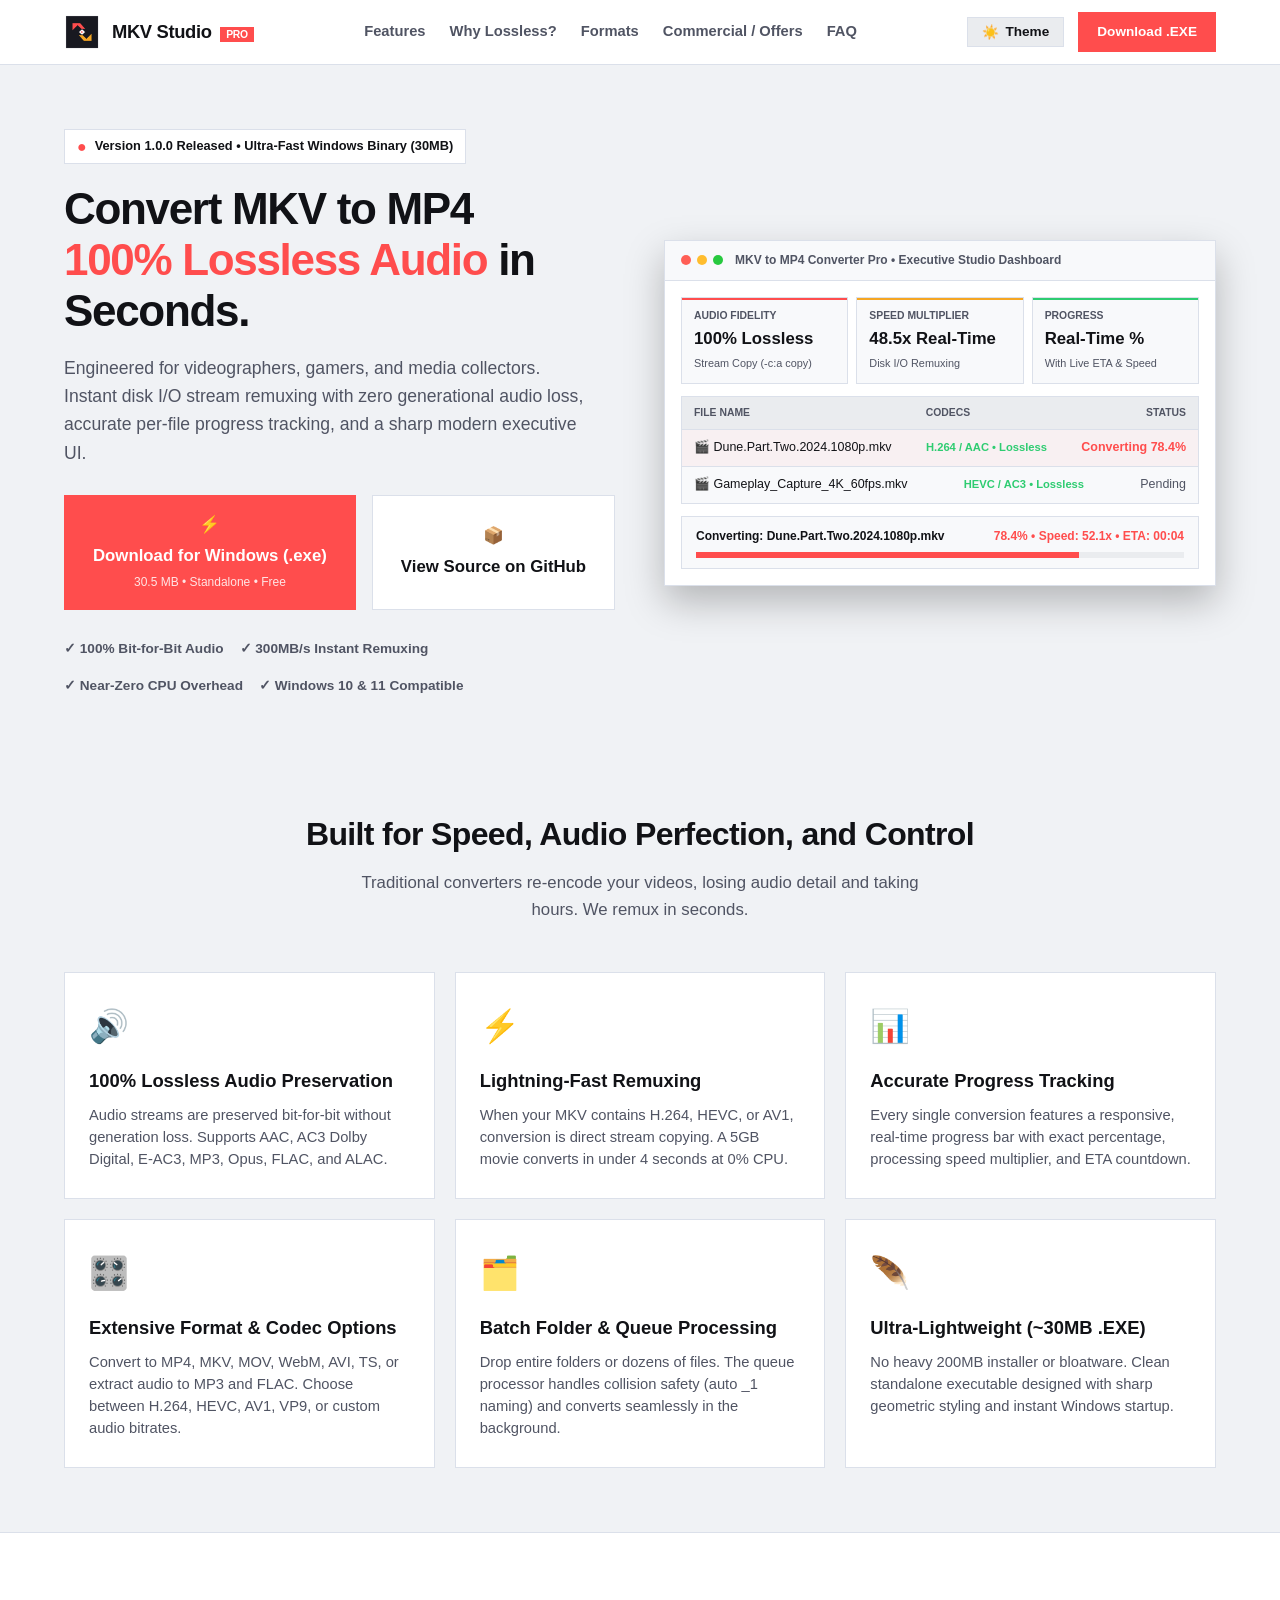
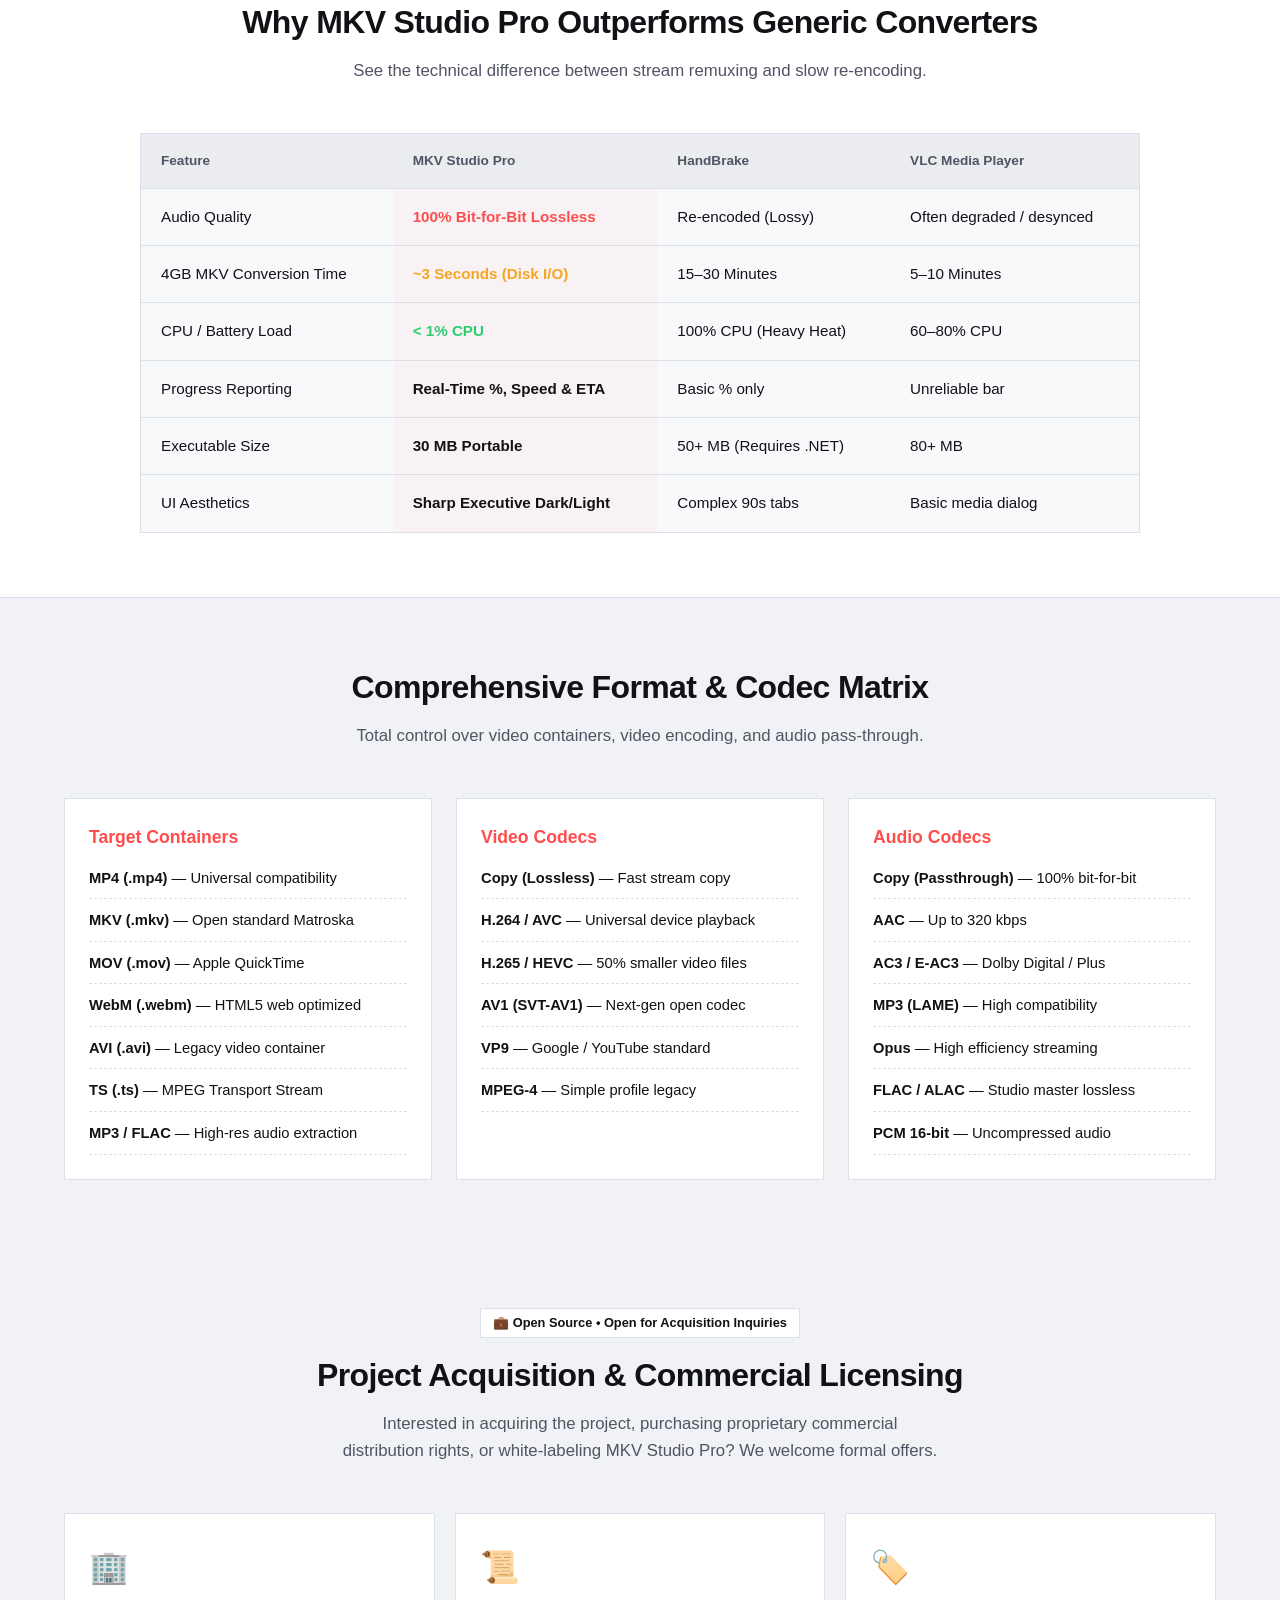
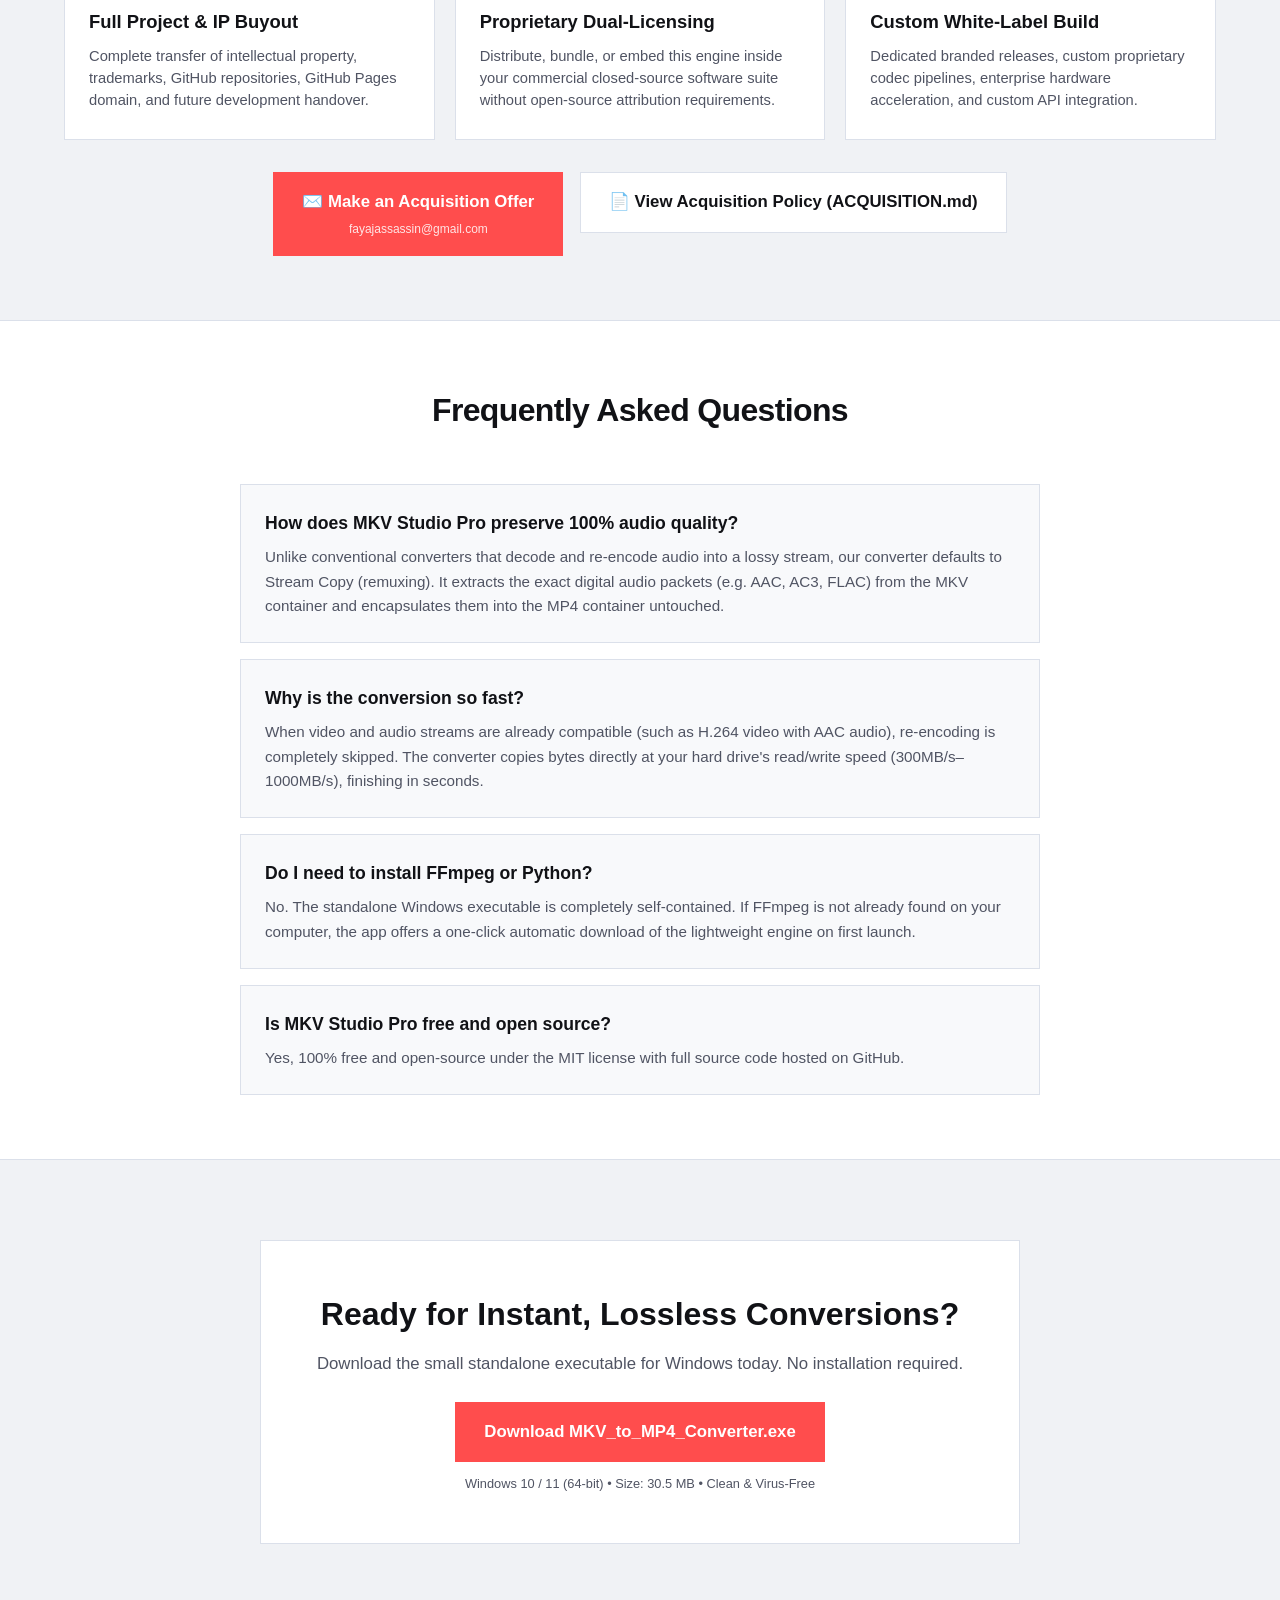
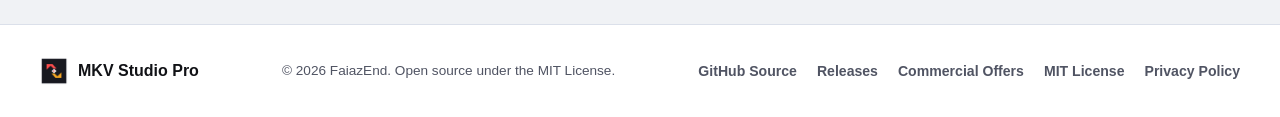
<file: docs/index.html>
<!DOCTYPE html>
<html lang="en">
<head>
  <meta charset="UTF-8">
  <meta name="viewport" content="width=device-width, initial-scale=1.0">
  <title>Fast MKV to MP4 Converter — 100% Lossless Audio Preservation (Windows)</title>
  
  <!-- Google Search Console Verification -->
  <meta name="google-site-verification" content="RQKHPogeLpT42lwWGzKpG7wlnSUGU9Y9f23Sw7aazBc" />

  <!-- SEO Meta Tags -->
  <meta name="description" content="Free, fast, and lightweight MKV to MP4 converter for Windows. Preserves audio 100% losslessly with ultra-fast remuxing in seconds, real-time progress bars, and a sharp modern UI.">
  <meta name="keywords" content="mkv to mp4, mkv to mp4 converter, lossless audio converter, fast video remuxer, mkv converter windows, ffmpeg mkv to mp4, batch mkv converter">
  <meta name="author" content="FaiazEnd">
  <meta name="robots" content="index, follow">
  <link rel="canonical" href="https://faiazend.github.io/mkv-to-mp4-converter-download/">

  <!-- Open Graph / Facebook -->
  <meta property="og:type" content="website">
  <meta property="og:url" content="https://faiazend.github.io/mkv-to-mp4-converter-download/">
  <meta property="og:title" content="Fast MKV to MP4 Converter — 100% Lossless Audio">
  <meta property="og:description" content="Ultra-fast, lightweight MKV to MP4 converter with bit-for-bit lossless audio copy and real-time progress tracking.">
  <meta property="og:image" content="assets/logo.png">

  <!-- Twitter Cards -->
  <meta name="twitter:card" content="summary_large_image">
  <meta name="twitter:title" content="Fast MKV to MP4 Converter — 100% Lossless Audio">
  <meta name="twitter:description" content="Convert multi-gigabyte MKV files to MP4 in seconds with zero audio quality loss. Free for Windows.">
  <meta name="twitter:image" content="assets/logo.png">

  <!-- Favicon -->
  <link rel="icon" type="image/x-icon" href="assets/icon.ico">
  <link rel="apple-touch-icon" href="assets/logo_256.png">

  <!-- Color Scheme & FOUC Prevention as per modern-web-guidance -->
  <meta name="color-scheme" content="light dark">
  <script>
    try {
      const stored = localStorage.getItem("color-scheme");
      if (stored) {
        document.querySelector('meta[name="color-scheme"]').content = stored;
      }
    } catch (e) {}
  </script>

  <!-- Schema.org JSON-LD structured data for rich search snippets -->
  <script type="application/ld+json">
  {
    "@context": "https://schema.org",
    "@type": "SoftwareApplication",
    "name": "MKV to MP4 Converter Pro",
    "operatingSystem": "Windows 10, Windows 11 (64-bit)",
    "applicationCategory": "MultimediaApplication",
    "offers": {
      "@type": "Offer",
      "price": "0",
      "priceCurrency": "USD"
    },
    "description": "Ultra-fast MKV to MP4 converter for Windows preserving 100% audio fidelity with instant remuxing, modern sharp UI, and multi-format support.",
    "fileSize": "30MB",
    "softwareVersion": "1.0.0",
    "downloadUrl": "https://github.com/FaiazEnd/mkv-to-mp4-converter-releases/releases/latest/download/MKV_to_MP4_Converter.exe"
  }
  </script>

  <link rel="stylesheet" href="style.css">
</head>
<body>
  <!-- Navigation Header -->
  <header class="navbar">
    <div class="nav-container">
      <div class="brand">
        <img src="assets/logo_256.png" alt="MKV Studio Pro Logo" width="36" height="36" class="brand-logo">
        <span class="brand-name">MKV Studio <span class="badge-pro">PRO</span></span>
      </div>

      <nav class="nav-links">
        <a href="#features">Features</a>
        <a href="#comparison">Why Lossless?</a>
        <a href="#formats">Formats</a>
        <a href="#commercial">Commercial / Offers</a>
        <a href="#faq">FAQ</a>
      </nav>

      <div class="nav-actions">
        <!-- Modern Theme Switcher -->
        <button id="theme-toggle" class="btn-theme" type="button" aria-label="Toggle light/dark theme">
          <span class="theme-icon sun" aria-hidden="true">☀️</span>
          <span class="theme-icon moon" aria-hidden="true">🌙</span>
          <span class="theme-text">Theme</span>
        </button>

        <a href="https://github.com/FaiazEnd/mkv-to-mp4-converter-releases/releases/latest/download/MKV_to_MP4_Converter.exe" class="btn btn-sharp btn-primary nav-download">
          Download .EXE
        </a>
      </div>
    </div>
  </header>

  <main>
    <!-- Hero Section -->
    <section class="hero">
      <div class="hero-content">
        <div class="pill-announcement">
          <span class="dot-live">●</span>
          <span>Version 1.0.0 Released • Ultra-Fast Windows Binary (30MB)</span>
        </div>
        
        <h1 class="hero-title">
          Convert MKV to MP4 <br>
          <span class="text-coral">100% Lossless Audio</span> in Seconds.
        </h1>

        <p class="hero-subtitle">
          Engineered for videographers, gamers, and media collectors. Instant disk I/O stream remuxing with zero generational audio loss, accurate per-file progress tracking, and a sharp modern executive UI.
        </p>

        <div class="hero-cta-group">
          <a href="https://github.com/FaiazEnd/mkv-to-mp4-converter-releases/releases/latest/download/MKV_to_MP4_Converter.exe" class="btn btn-sharp btn-primary btn-large">
            <span class="btn-icon">⚡</span>
            <span>Download for Windows (.exe)</span>
            <span class="btn-subtext">30.5 MB • Standalone • Free</span>
          </a>

          <a href="https://github.com/FaiazEnd/fast-mkv-to-mp4-converter" target="_blank" rel="noopener" class="btn btn-sharp btn-outline btn-large">
            <span class="btn-icon">📦</span>
            <span>View Source on GitHub</span>
          </a>
        </div>

        <div class="trust-bar">
          <div class="trust-item">✓ 100% Bit-for-Bit Audio</div>
          <div class="trust-item">✓ 300MB/s Instant Remuxing</div>
          <div class="trust-item">✓ Near-Zero CPU Overhead</div>
          <div class="trust-item">✓ Windows 10 & 11 Compatible</div>
        </div>
      </div>

      <!-- Live Mockup Card inspired by Dashboard image -->
      <div class="hero-visual">
        <div class="app-window-mockup">
          <div class="window-titlebar">
            <div class="window-dots">
              <span class="dot red"></span>
              <span class="dot yellow"></span>
              <span class="dot green"></span>
            </div>
            <span class="window-title">MKV to MP4 Converter Pro • Executive Studio Dashboard</span>
          </div>

          <div class="window-body">
            <div class="mockup-metrics">
              <div class="mockup-card card-coral">
                <span class="card-tag">AUDIO FIDELITY</span>
                <span class="card-val">100% Lossless</span>
                <span class="card-sub">Stream Copy (-c:a copy)</span>
              </div>
              <div class="mockup-card card-amber">
                <span class="card-tag">SPEED MULTIPLIER</span>
                <span class="card-val">48.5x Real-Time</span>
                <span class="card-sub">Disk I/O Remuxing</span>
              </div>
              <div class="mockup-card card-green">
                <span class="card-tag">PROGRESS</span>
                <span class="card-val">Real-Time %</span>
                <span class="card-sub">With Live ETA & Speed</span>
              </div>
            </div>

            <div class="mockup-queue">
              <div class="queue-row header-row">
                <span>FILE NAME</span>
                <span>CODECS</span>
                <span>STATUS</span>
              </div>
              <div class="queue-row active">
                <span class="file-col">🎬 Dune.Part.Two.2024.1080p.mkv</span>
                <span class="badge-lossless">H.264 / AAC • Lossless</span>
                <span class="status-converting">Converting 78.4%</span>
              </div>
              <div class="queue-row">
                <span class="file-col">🎬 Gameplay_Capture_4K_60fps.mkv</span>
                <span class="badge-lossless">HEVC / AC3 • Lossless</span>
                <span class="status-pending">Pending</span>
              </div>
            </div>

            <div class="mockup-progress-card">
              <div class="progress-info">
                <span class="p-title">Converting: Dune.Part.Two.2024.1080p.mkv</span>
                <span class="p-stats text-coral">78.4% • Speed: 52.1x • ETA: 00:04</span>
              </div>
              <div class="progress-track">
                <div class="progress-fill" style="width: 78.4%;"></div>
              </div>
            </div>
          </div>
        </div>
      </div>
    </section>

    <!-- Features Section -->
    <section id="features" class="section">
      <div class="section-header">
        <h2 class="section-title">Built for Speed, Audio Perfection, and Control</h2>
        <p class="section-desc">Traditional converters re-encode your videos, losing audio detail and taking hours. We remux in seconds.</p>
      </div>

      <div class="features-grid">
        <div class="feature-card">
          <div class="feature-icon icon-coral">🔊</div>
          <h3>100% Lossless Audio Preservation</h3>
          <p>Audio streams are preserved bit-for-bit without generation loss. Supports AAC, AC3 Dolby Digital, E-AC3, MP3, Opus, FLAC, and ALAC.</p>
        </div>

        <div class="feature-card">
          <div class="feature-icon icon-amber">⚡</div>
          <h3>Lightning-Fast Remuxing</h3>
          <p>When your MKV contains H.264, HEVC, or AV1, conversion is direct stream copying. A 5GB movie converts in under 4 seconds at 0% CPU.</p>
        </div>

        <div class="feature-card">
          <div class="feature-icon icon-red">📊</div>
          <h3>Accurate Progress Tracking</h3>
          <p>Every single conversion features a responsive, real-time progress bar with exact percentage, processing speed multiplier, and ETA countdown.</p>
        </div>

        <div class="feature-card">
          <div class="feature-icon icon-coral">🎛️</div>
          <h3>Extensive Format & Codec Options</h3>
          <p>Convert to MP4, MKV, MOV, WebM, AVI, TS, or extract audio to MP3 and FLAC. Choose between H.264, HEVC, AV1, VP9, or custom audio bitrates.</p>
        </div>

        <div class="feature-card">
          <div class="feature-icon icon-amber">🗂️</div>
          <h3>Batch Folder & Queue Processing</h3>
          <p>Drop entire folders or dozens of files. The queue processor handles collision safety (auto _1 naming) and converts seamlessly in the background.</p>
        </div>

        <div class="feature-card">
          <div class="feature-icon icon-red">🪶</div>
          <h3>Ultra-Lightweight (~30MB .EXE)</h3>
          <p>No heavy 200MB installer or bloatware. Clean standalone executable designed with sharp geometric styling and instant Windows startup.</p>
        </div>
      </div>
    </section>

    <!-- Comparison Table Section -->
    <section id="comparison" class="section section-darker">
      <div class="section-header">
        <h2 class="section-title">Why MKV Studio Pro Outperforms Generic Converters</h2>
        <p class="section-desc">See the technical difference between stream remuxing and slow re-encoding.</p>
      </div>

      <div class="table-container">
        <table class="comparison-table">
          <thead>
            <tr>
              <th>Feature</th>
              <th class="col-highlight">MKV Studio Pro</th>
              <th>HandBrake</th>
              <th>VLC Media Player</th>
            </tr>
          </thead>
          <tbody>
            <tr>
              <td>Audio Quality</td>
              <td class="col-highlight text-coral"><strong>100% Bit-for-Bit Lossless</strong></td>
              <td>Re-encoded (Lossy)</td>
              <td>Often degraded / desynced</td>
            </tr>
            <tr>
              <td>4GB MKV Conversion Time</td>
              <td class="col-highlight text-amber"><strong>~3 Seconds (Disk I/O)</strong></td>
              <td>15–30 Minutes</td>
              <td>5–10 Minutes</td>
            </tr>
            <tr>
              <td>CPU / Battery Load</td>
              <td class="col-highlight text-green"><strong>&lt; 1% CPU</strong></td>
              <td>100% CPU (Heavy Heat)</td>
              <td>60–80% CPU</td>
            </tr>
            <tr>
              <td>Progress Reporting</td>
              <td class="col-highlight"><strong>Real-Time %, Speed &amp; ETA</strong></td>
              <td>Basic % only</td>
              <td>Unreliable bar</td>
            </tr>
            <tr>
              <td>Executable Size</td>
              <td class="col-highlight"><strong>30 MB Portable</strong></td>
              <td>50+ MB (Requires .NET)</td>
              <td>80+ MB</td>
            </tr>
            <tr>
              <td>UI Aesthetics</td>
              <td class="col-highlight"><strong>Sharp Executive Dark/Light</strong></td>
              <td>Complex 90s tabs</td>
              <td>Basic media dialog</td>
            </tr>
          </tbody>
        </table>
      </div>
    </section>

    <!-- Supported Formats Section -->
    <section id="formats" class="section">
      <div class="section-header">
        <h2 class="section-title">Comprehensive Format &amp; Codec Matrix</h2>
        <p class="section-desc">Total control over video containers, video encoding, and audio pass-through.</p>
      </div>

      <div class="matrix-grid">
        <div class="matrix-box">
          <h4>Target Containers</h4>
          <ul>
            <li><strong>MP4 (.mp4)</strong> — Universal compatibility</li>
            <li><strong>MKV (.mkv)</strong> — Open standard Matroska</li>
            <li><strong>MOV (.mov)</strong> — Apple QuickTime</li>
            <li><strong>WebM (.webm)</strong> — HTML5 web optimized</li>
            <li><strong>AVI (.avi)</strong> — Legacy video container</li>
            <li><strong>TS (.ts)</strong> — MPEG Transport Stream</li>
            <li><strong>MP3 / FLAC</strong> — High-res audio extraction</li>
          </ul>
        </div>

        <div class="matrix-box">
          <h4>Video Codecs</h4>
          <ul>
            <li><strong>Copy (Lossless)</strong> — Fast stream copy</li>
            <li><strong>H.264 / AVC</strong> — Universal device playback</li>
            <li><strong>H.265 / HEVC</strong> — 50% smaller video files</li>
            <li><strong>AV1 (SVT-AV1)</strong> — Next-gen open codec</li>
            <li><strong>VP9</strong> — Google / YouTube standard</li>
            <li><strong>MPEG-4</strong> — Simple profile legacy</li>
          </ul>
        </div>

        <div class="matrix-box">
          <h4>Audio Codecs</h4>
          <ul>
            <li><strong>Copy (Passthrough)</strong> — 100% bit-for-bit</li>
            <li><strong>AAC</strong> — Up to 320 kbps</li>
            <li><strong>AC3 / E-AC3</strong> — Dolby Digital / Plus</li>
            <li><strong>MP3 (LAME)</strong> — High compatibility</li>
            <li><strong>Opus</strong> — High efficiency streaming</li>
            <li><strong>FLAC / ALAC</strong> — Studio master lossless</li>
            <li><strong>PCM 16-bit</strong> — Uncompressed audio</li>
          </ul>
        </div>
      </div>
    </section>

    <!-- Commercial & Acquisition Offers Section -->
    <section id="commercial" class="section">
      <div class="section-header">
        <div class="pill-announcement" style="margin-bottom: 12px;">
          <span>💼 Open Source &bull; Open for Acquisition Inquiries</span>
        </div>
        <h2 class="section-title">Project Acquisition &amp; Commercial Licensing</h2>
        <p class="section-desc">Interested in acquiring the project, purchasing proprietary commercial distribution rights, or white-labeling MKV Studio Pro? We welcome formal offers.</p>
      </div>

      <div class="features-grid">
        <div class="feature-card">
          <div class="feature-icon icon-coral">🏢</div>
          <h3>Full Project &amp; IP Buyout</h3>
          <p>Complete transfer of intellectual property, trademarks, GitHub repositories, GitHub Pages domain, and future development handover.</p>
        </div>

        <div class="feature-card">
          <div class="feature-icon icon-amber">📜</div>
          <h3>Proprietary Dual-Licensing</h3>
          <p>Distribute, bundle, or embed this engine inside your commercial closed-source software suite without open-source attribution requirements.</p>
        </div>

        <div class="feature-card">
          <div class="feature-icon icon-green">🏷️</div>
          <h3>Custom White-Label Build</h3>
          <p>Dedicated branded releases, custom proprietary codec pipelines, enterprise hardware acceleration, and custom API integration.</p>
        </div>
      </div>

      <div style="margin-top: 32px; text-align: center;">
        <a href="mailto:fayajassassin@gmail.com?subject=%5BAcquisition%20Offer%5D%20MKV%20Studio%20Pro%20-%20%5BYour%20Company%20Name%5D&body=Hello%20FaiazEnd%2C%0A%0AWe%20are%20interested%20in%20submitting%20a%20commercial%20offer%20for%20MKV%20to%20MP4%20Converter%20Pro.%0A%0A1.%20Buyer%20%2F%20Company%20Name%3A%20%0A2.%20Type%20of%20Offer%20(Full%20IP%20Buyout%20%2F%20Proprietary%20License%20%2F%20White-label)%3A%20%0A3.%20Proposed%20Offer%20Amount%20(USD)%3A%20%0A4.%20Summary%20of%20Timeline%20%26%20Intent%3A%20%0A%0AThank%20you%2C%0A%5BYour%20Name%20and%20Title%5D" class="btn btn-sharp btn-primary btn-large" style="display: inline-flex; margin-right: 12px;">
          <span>✉️ Make an Acquisition Offer</span>
          <span class="btn-subtext">fayajassassin@gmail.com</span>
        </a>
        <a href="https://github.com/FaiazEnd/fast-mkv-to-mp4-converter/blob/master/ACQUISITION.md" target="_blank" rel="noopener" class="btn btn-sharp btn-outline btn-large" style="display: inline-flex;">
          <span>📄 View Acquisition Policy (ACQUISITION.md)</span>
        </a>
      </div>
    </section>

    <!-- FAQ Section -->
    <section id="faq" class="section section-darker">
      <div class="section-header">
        <h2 class="section-title">Frequently Asked Questions</h2>
      </div>

      <div class="faq-list">
        <div class="faq-item">
          <h3 class="faq-question">How does MKV Studio Pro preserve 100% audio quality?</h3>
          <p class="faq-answer">Unlike conventional converters that decode and re-encode audio into a lossy stream, our converter defaults to Stream Copy (remuxing). It extracts the exact digital audio packets (e.g. AAC, AC3, FLAC) from the MKV container and encapsulates them into the MP4 container untouched.</p>
        </div>

        <div class="faq-item">
          <h3 class="faq-question">Why is the conversion so fast?</h3>
          <p class="faq-answer">When video and audio streams are already compatible (such as H.264 video with AAC audio), re-encoding is completely skipped. The converter copies bytes directly at your hard drive's read/write speed (300MB/s–1000MB/s), finishing in seconds.</p>
        </div>

        <div class="faq-item">
          <h3 class="faq-question">Do I need to install FFmpeg or Python?</h3>
          <p class="faq-answer">No. The standalone Windows executable is completely self-contained. If FFmpeg is not already found on your computer, the app offers a one-click automatic download of the lightweight engine on first launch.</p>
        </div>

        <div class="faq-item">
          <h3 class="faq-question">Is MKV Studio Pro free and open source?</h3>
          <p class="faq-answer">Yes, 100% free and open-source under the MIT license with full source code hosted on GitHub.</p>
        </div>
      </div>
    </section>

    <!-- Bottom Download CTA -->
    <section class="section cta-section">
      <div class="cta-box">
        <h2 class="cta-title">Ready for Instant, Lossless Conversions?</h2>
        <p class="cta-subtitle">Download the small standalone executable for Windows today. No installation required.</p>
        
        <div class="cta-actions">
          <a href="https://github.com/FaiazEnd/mkv-to-mp4-converter-releases/releases/latest/download/MKV_to_MP4_Converter.exe" class="btn btn-sharp btn-primary btn-large">
            <span>Download MKV_to_MP4_Converter.exe</span>
          </a>
        </div>
        <p class="cta-specs">Windows 10 / 11 (64-bit) • Size: 30.5 MB • Clean &amp; Virus-Free</p>
      </div>
    </section>
  </main>

  <footer class="footer">
    <div class="footer-container">
      <div class="footer-brand">
        <img src="assets/logo_256.png" alt="Logo" width="28" height="28">
        <span>MKV Studio Pro</span>
      </div>
      <p class="footer-copy">© 2026 FaiazEnd. Open source under the MIT License.</p>
      <div class="footer-links">
        <a href="https://github.com/FaiazEnd/fast-mkv-to-mp4-converter" target="_blank" rel="noopener">GitHub Source</a>
        <a href="https://github.com/FaiazEnd/mkv-to-mp4-converter-releases" target="_blank" rel="noopener">Releases</a>
        <a href="https://github.com/FaiazEnd/fast-mkv-to-mp4-converter/blob/master/ACQUISITION.md" target="_blank" rel="noopener">Commercial Offers</a>
        <a href="https://github.com/FaiazEnd/fast-mkv-to-mp4-converter/blob/master/LICENSE" target="_blank" rel="noopener">MIT License</a>
        <a href="https://github.com/FaiazEnd/fast-mkv-to-mp4-converter/blob/master/PRIVACY.md" target="_blank" rel="noopener">Privacy Policy</a>
      </div>
    </div>
  </footer>

  <script>
    // Theme toggle logic compliant with modern-web-guidance
    const toggleBtn = document.getElementById('theme-toggle');
    const colorSchemeMeta = document.querySelector('meta[name="color-scheme"]');

    function getCurrentTheme() {
      const stored = localStorage.getItem('color-scheme');
      if (stored === 'light' || stored === 'dark') return stored;
      return window.matchMedia('(prefers-color-scheme: dark)').matches ? 'dark' : 'light';
    }

    toggleBtn.addEventListener('click', () => {
      const current = getCurrentTheme();
      const next = current === 'dark' ? 'light' : 'dark';
      
      colorSchemeMeta.content = next;
      localStorage.setItem('color-scheme', next);
    });

    window.addEventListener('storage', (e) => {
      if (e.key === 'color-scheme') {
        colorSchemeMeta.content = e.newValue || 'light dark';
      }
    });
  </script>
</body>
</html>
</file>
<file: docs/style.css>
/* Modern Web Guidance Compliant Stylesheet */
:root {
  color-scheme: light dark;

  /* Respect meta[name="color-scheme"] overrides */
  &:has(> head > meta[name="color-scheme"][content="dark"]) {
    color-scheme: dark;
  }
  &:has(> head > meta[name="color-scheme"][content="light"]) {
    color-scheme: light;
  }

  /* Color Tokens matching App Design */
  --bg-main: light-dark(#f0f2f5, #141518);
  --bg-card: light-dark(#ffffff, #1b1c22);
  --bg-card-darker: light-dark(#f8f9fb, #181920);
  --bg-surface: light-dark(#eaecef, #23242c);
  --border-subtle: light-dark(#dbe0ea, #2a2b34);
  --border-strong: light-dark(#b8c1d3, #383a47);

  --text-main: light-dark(#111216, #ffffff);
  --text-muted: light-dark(#505463, #9ba0b4);

  --accent-coral: #ff4d4d;
  --accent-coral-hover: #e63939;
  --accent-amber: #f5a623;
  --accent-green: #2ecc71;

  --font-family: -apple-system, BlinkMacSystemFont, "Segoe UI", Roboto, "Helvetica Neue", Arial, sans-serif;
}

/* Base Reset & Typography */
* {
  box-sizing: border-box;
  margin: 0;
  padding: 0;
}

body {
  background-color: var(--bg-main);
  color: var(--text-main);
  font-family: var(--font-family);
  line-height: 1.6;
  -webkit-font-smoothing: antialiased;
}

a {
  color: inherit;
  text-decoration: none;
}

/* Sharp Edges Everywhere */
.btn-sharp,
.feature-card,
.mockup-card,
.mockup-queue,
.mockup-progress-card,
.matrix-box,
.faq-item,
.comparison-table,
.app-window-mockup,
.cta-box,
.pill-announcement,
.badge-pro,
.badge-lossless,
.status-converting,
.status-pending,
.btn-theme {
  border-radius: 0 !important;
}

/* Navigation Bar */
.navbar {
  position: sticky;
  top: 0;
  z-index: 100;
  background-color: var(--bg-card);
  border-bottom: 1px solid var(--border-subtle);
}

.nav-container {
  max-width: 1200px;
  margin: 0 auto;
  padding: 12px 24px;
  display: flex;
  align-items: center;
  justify-content: space-between;
}

.brand {
  display: flex;
  align-items: center;
  gap: 12px;
}

.brand-name {
  font-size: 1.15rem;
  font-weight: 800;
  letter-spacing: -0.02em;
}

.badge-pro {
  background-color: var(--accent-coral);
  color: #ffffff;
  font-size: 0.65rem;
  padding: 2px 6px;
  font-weight: 900;
  margin-left: 4px;
}

.nav-links {
  display: flex;
  gap: 24px;
  font-size: 0.92rem;
  font-weight: 600;
  color: var(--text-muted);
}

.nav-links a:hover {
  color: var(--accent-coral);
}

.nav-actions {
  display: flex;
  align-items: center;
  gap: 14px;
}

/* Theme Toggle Button */
.btn-theme {
  background: var(--bg-surface);
  border: 1px solid var(--border-subtle);
  color: var(--text-main);
  padding: 6px 14px;
  font-size: 0.85rem;
  font-weight: 600;
  cursor: pointer;
  display: flex;
  align-items: center;
  gap: 6px;
  transition: background 0.15s, border-color 0.15s;
}

.btn-theme:hover {
  border-color: var(--border-strong);
}

/* Toggle Sun/Moon based on active color-scheme */
:root:has(> head > meta[name="color-scheme"][content="dark"]) .btn-theme .moon {
  display: inline;
}
:root:has(> head > meta[name="color-scheme"][content="dark"]) .btn-theme .sun {
  display: none;
}
:root:has(> head > meta[name="color-scheme"][content="light"]) .btn-theme .sun {
  display: inline;
}
:root:has(> head > meta[name="color-scheme"][content="light"]) .btn-theme .moon {
  display: none;
}

/* Default system match */
@media (prefers-color-scheme: dark) {
  :root:not(:has(> head > meta[name="color-scheme"][content="light"])) .btn-theme .moon {
    display: inline;
  }
  :root:not(:has(> head > meta[name="color-scheme"][content="light"])) .btn-theme .sun {
    display: none;
  }
}
@media (prefers-color-scheme: light) {
  :root:not(:has(> head > meta[name="color-scheme"][content="dark"])) .btn-theme .sun {
    display: inline;
  }
  :root:not(:has(> head > meta[name="color-scheme"][content="dark"])) .btn-theme .moon {
    display: none;
  }
}

/* Sharp Button Styles */
.btn {
  display: inline-flex;
  flex-direction: column;
  align-items: center;
  justify-content: center;
  font-weight: 700;
  cursor: pointer;
  border: 1px solid transparent;
  transition: transform 0.1s, background-color 0.15s, border-color 0.15s;
  text-align: center;
}

.btn:active {
  transform: translateY(1px);
}

.btn-primary {
  background-color: var(--accent-coral);
  color: #ffffff !important;
  border-color: var(--accent-coral);
}

.btn-primary:hover {
  background-color: var(--accent-coral-hover);
  border-color: var(--accent-coral-hover);
}

.btn-outline {
  background-color: var(--bg-card);
  color: var(--text-main);
  border-color: var(--border-subtle);
}

.btn-outline:hover {
  border-color: var(--border-strong);
}

.nav-download {
  padding: 8px 18px;
  font-size: 0.85rem;
}

.btn-large {
  padding: 16px 28px;
  font-size: 1.05rem;
  gap: 4px;
}

.btn-subtext {
  font-size: 0.75rem;
  font-weight: 500;
  opacity: 0.85;
}

/* Hero Section */
.hero {
  max-width: 1200px;
  margin: 0 auto;
  padding: 64px 24px 48px;
  display: grid;
  grid-template-columns: 1fr 1fr;
  gap: 48px;
  align-items: center;
}

.pill-announcement {
  display: inline-flex;
  align-items: center;
  gap: 8px;
  background-color: var(--bg-card);
  border: 1px solid var(--border-subtle);
  padding: 4px 12px;
  font-size: 0.8rem;
  font-weight: 600;
  margin-bottom: 20px;
}

.dot-live {
  color: var(--accent-coral);
  font-size: 1rem;
}

.hero-title {
  font-size: 2.75rem;
  line-height: 1.15;
  font-weight: 900;
  letter-spacing: -0.03em;
  margin-bottom: 18px;
}

.text-coral {
  color: var(--accent-coral);
}
.text-amber {
  color: var(--accent-amber);
}
.text-green {
  color: var(--accent-green);
}

.hero-subtitle {
  font-size: 1.1rem;
  color: var(--text-muted);
  margin-bottom: 28px;
  max-width: 520px;
}

.hero-cta-group {
  display: flex;
  gap: 16px;
  margin-bottom: 28px;
}

.trust-bar {
  display: flex;
  flex-wrap: wrap;
  gap: 16px;
  font-size: 0.85rem;
  font-weight: 600;
  color: var(--text-muted);
}

/* App Window Mockup */
.app-window-mockup {
  background-color: var(--bg-card);
  border: 1px solid var(--border-subtle);
  box-shadow: 0 16px 36px rgba(0, 0, 0, 0.25);
  overflow: hidden;
}

.window-titlebar {
  background-color: var(--bg-card-darker);
  border-bottom: 1px solid var(--border-subtle);
  padding: 10px 16px;
  display: flex;
  align-items: center;
  gap: 12px;
}

.window-dots {
  display: flex;
  gap: 6px;
}

.dot {
  width: 10px;
  height: 10px;
  border-radius: 50%;
}
.dot.red { background: #ff5f56; }
.dot.yellow { background: #ffbd2e; }
.dot.green { background: #27c93f; }

.window-title {
  font-size: 0.75rem;
  font-weight: 600;
  color: var(--text-muted);
}

.window-body {
  padding: 16px;
  display: flex;
  flex-direction: column;
  gap: 12px;
}

.mockup-metrics {
  display: grid;
  grid-template-columns: repeat(3, 1fr);
  gap: 8px;
}

.mockup-card {
  background-color: var(--bg-card-darker);
  border: 1px solid var(--border-subtle);
  padding: 10px 12px;
  display: flex;
  flex-direction: column;
  position: relative;
}

.mockup-card::before {
  content: "";
  position: absolute;
  top: 0;
  left: 0;
  right: 0;
  height: 2px;
}

.card-coral::before { background-color: var(--accent-coral); }
.card-amber::before { background-color: var(--accent-amber); }
.card-green::before { background-color: var(--accent-green); }

.card-tag {
  font-size: 0.65rem;
  font-weight: 800;
  color: var(--text-muted);
}

.card-val {
  font-size: 1.05rem;
  font-weight: 800;
  margin: 2px 0;
}

.card-sub {
  font-size: 0.68rem;
  color: var(--text-muted);
}

.mockup-queue {
  background-color: var(--bg-card-darker);
  border: 1px solid var(--border-subtle);
  display: flex;
  flex-direction: column;
  font-size: 0.78rem;
}

.queue-row {
  display: flex;
  justify-content: space-between;
  align-items: center;
  padding: 8px 12px;
  border-bottom: 1px solid var(--border-subtle);
}

.queue-row:last-child {
  border-bottom: none;
}

.header-row {
  font-size: 0.65rem;
  font-weight: 800;
  color: var(--text-muted);
  background-color: var(--bg-surface);
}

.queue-row.active {
  background-color: rgba(255, 77, 77, 0.05);
}

.badge-lossless {
  color: var(--accent-green);
  font-weight: 700;
  font-size: 0.7rem;
}

.status-converting {
  color: var(--accent-coral);
  font-weight: 700;
}

.status-pending {
  color: var(--text-muted);
}

.mockup-progress-card {
  background-color: var(--bg-card-darker);
  border: 1px solid var(--border-subtle);
  padding: 10px 14px;
}

.progress-info {
  display: flex;
  justify-content: space-between;
  font-size: 0.75rem;
  font-weight: 700;
  margin-bottom: 6px;
}

.progress-track {
  width: 100%;
  height: 6px;
  background-color: var(--bg-surface);
  overflow: hidden;
}

.progress-fill {
  height: 100%;
  background-color: var(--accent-coral);
}

/* Section Common */
.section {
  max-width: 1200px;
  margin: 0 auto;
  padding: 64px 24px;
}

.section-darker {
  max-width: 100%;
  background-color: var(--bg-card);
  border-top: 1px solid var(--border-subtle);
  border-bottom: 1px solid var(--border-subtle);
}

.section-header {
  text-align: center;
  margin-bottom: 48px;
}

.section-title {
  font-size: 2rem;
  font-weight: 900;
  letter-spacing: -0.02em;
  margin-bottom: 10px;
}

.section-desc {
  font-size: 1.05rem;
  color: var(--text-muted);
  max-width: 600px;
  margin: 0 auto;
}

/* Features Grid */
.features-grid {
  display: grid;
  grid-template-columns: repeat(3, 1fr);
  gap: 20px;
}

.feature-card {
  background-color: var(--bg-card);
  border: 1px solid var(--border-subtle);
  padding: 28px 24px;
}

.feature-icon {
  font-size: 2rem;
  margin-bottom: 14px;
}

.feature-card h3 {
  font-size: 1.15rem;
  font-weight: 800;
  margin-bottom: 8px;
}

.feature-card p {
  font-size: 0.92rem;
  color: var(--text-muted);
  line-height: 1.5;
}

/* Comparison Table */
.table-container {
  max-width: 1000px;
  margin: 0 auto;
  overflow-x: auto;
}

.comparison-table {
  width: 100%;
  border-collapse: collapse;
  background-color: var(--bg-card-darker);
  border: 1px solid var(--border-subtle);
}

.comparison-table th,
.comparison-table td {
  padding: 16px 20px;
  text-align: left;
  border-bottom: 1px solid var(--border-subtle);
  font-size: 0.95rem;
}

.comparison-table th {
  background-color: var(--bg-surface);
  font-size: 0.85rem;
  font-weight: 800;
  color: var(--text-muted);
}

.col-highlight {
  background-color: rgba(255, 77, 77, 0.04);
  font-weight: 700;
}

/* Formats Matrix */
.matrix-grid {
  display: grid;
  grid-template-columns: repeat(3, 1fr);
  gap: 24px;
}

.matrix-box {
  background-color: var(--bg-card);
  border: 1px solid var(--border-subtle);
  padding: 24px;
}

.matrix-box h4 {
  font-size: 1.1rem;
  font-weight: 800;
  margin-bottom: 16px;
  color: var(--accent-coral);
}

.matrix-box ul {
  list-style: none;
  display: flex;
  flex-direction: column;
  gap: 10px;
  font-size: 0.92rem;
}

.matrix-box li {
  border-bottom: 1px dashed var(--border-subtle);
  padding-bottom: 8px;
}

/* FAQ */
.faq-list {
  max-width: 800px;
  margin: 0 auto;
  display: flex;
  flex-direction: column;
  gap: 16px;
}

.faq-item {
  background-color: var(--bg-card-darker);
  border: 1px solid var(--border-subtle);
  padding: 24px;
}

.faq-question {
  font-size: 1.1rem;
  font-weight: 800;
  margin-bottom: 8px;
}

.faq-answer {
  font-size: 0.95rem;
  color: var(--text-muted);
  line-height: 1.6;
}

/* CTA Section */
.cta-section {
  text-align: center;
  padding: 80px 24px;
}

.cta-box {
  background-color: var(--bg-card);
  border: 1px solid var(--border-subtle);
  padding: 48px 32px;
  max-width: 760px;
  margin: 0 auto;
}

.cta-title {
  font-size: 2rem;
  font-weight: 900;
  margin-bottom: 10px;
}

.cta-subtitle {
  font-size: 1.05rem;
  color: var(--text-muted);
  margin-bottom: 24px;
}

.cta-actions {
  display: flex;
  justify-content: center;
  margin-bottom: 12px;
}

.cta-specs {
  font-size: 0.8rem;
  color: var(--text-muted);
}

/* Footer */
.footer {
  border-top: 1px solid var(--border-subtle);
  background-color: var(--bg-card);
  padding: 32px 24px;
}

.footer-container {
  max-width: 1200px;
  margin: 0 auto;
  display: flex;
  justify-content: space-between;
  align-items: center;
  flex-wrap: wrap;
  gap: 16px;
}

.footer-brand {
  display: flex;
  align-items: center;
  gap: 10px;
  font-weight: 800;
}

.footer-copy {
  font-size: 0.85rem;
  color: var(--text-muted);
}

.footer-links {
  display: flex;
  gap: 20px;
  font-size: 0.88rem;
  font-weight: 600;
  color: var(--text-muted);
}

.footer-links a:hover {
  color: var(--accent-coral);
}

/* Responsive */
@media (max-width: 900px) {
  .hero {
    grid-template-columns: 1fr;
    padding-top: 32px;
  }
  .features-grid,
  .matrix-grid {
    grid-template-columns: 1fr;
  }
  .nav-links {
    display: none;
  }
  .hero-title {
    font-size: 2.2rem;
  }
}
</file>
